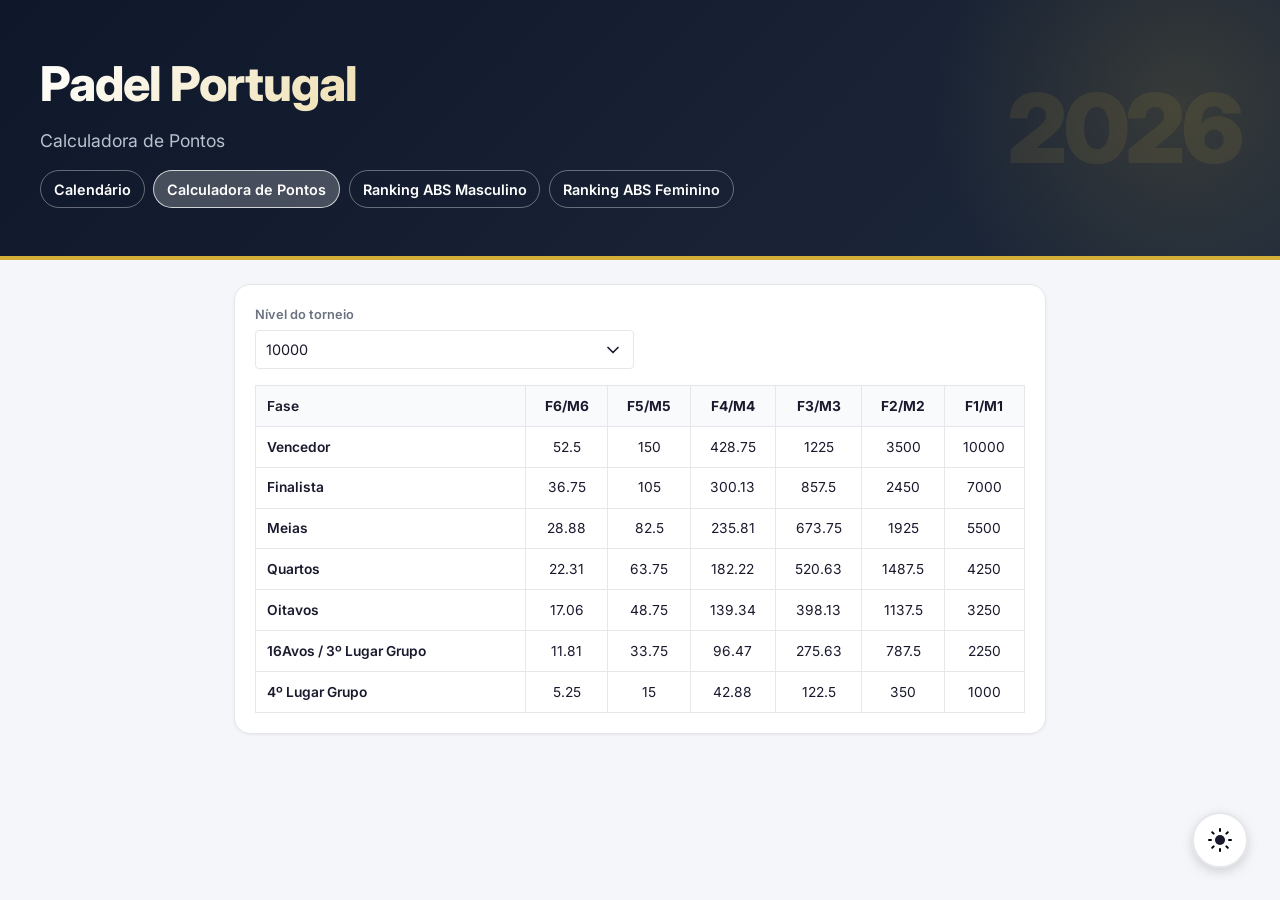
<file: content/points-calculator.html>
<!doctype html>
<html lang="pt">
  <head>
    <meta charset="UTF-8" />
    <meta name="viewport" content="width=device-width, initial-scale=1.0" />
    <title>Calculadora de Pontos - Padel Portugal</title>
    <script src="../scripts/shared-social-meta.js"></script>
    <link rel="icon" type="image/x-icon" href="../assets/favicon.ico" />
    <link rel="stylesheet" href="../styles/main.css" />
  </head>
  <body data-page="points-calculator">
    <div id="sharedHeader"></div>

    <main class="calc-layout">
      <section class="calc-card">
        <div class="calc-grid" style="margin-bottom: 1rem">
          <div class="calc-field">
            <label class="calc-label" for="tournamentLevel">Nível do torneio</label>
            <select id="tournamentLevel" class="search-input">
              <option value="2000">2000</option>
              <option value="5000">5000</option>
              <option value="10000" selected>10000</option>
              <option value="25000">25000</option>
              <option value="50000">50000</option>
            </select>
          </div>
        </div>

        <div class="calc-table-wrapper">
          <table class="calc-table">
            <thead>
              <tr>
                <th>Fase</th>
                <th>F6/M6</th>
                <th>F5/M5</th>
                <th>F4/M4</th>
                <th>F3/M3</th>
                <th>F2/M2</th>
                <th>F1/M1</th>
              </tr>
            </thead>
            <tbody>
              <tr data-phase="Vencedor">
                <td>Vencedor</td>
                <td data-col="m6">52.50</td><td data-col="m5">150.00</td><td data-col="m4">428.75</td><td data-col="m3">1225.00</td><td data-col="m2">3500.00</td><td data-col="m1">10000.00</td>
              </tr>
              <tr data-phase="Finalista">
                <td>Finalista</td>
                <td data-col="m6">36.75</td><td data-col="m5">105.00</td><td data-col="m4">300.13</td><td data-col="m3">857.50</td><td data-col="m2">2450.00</td><td data-col="m1">7000.00</td>
              </tr>
              <tr data-phase="Meias">
                <td>Meias</td>
                <td data-col="m6">28.88</td><td data-col="m5">82.50</td><td data-col="m4">235.81</td><td data-col="m3">673.75</td><td data-col="m2">1925.00</td><td data-col="m1">5500.00</td>
              </tr>
              <tr data-phase="Quartos">
                <td>Quartos</td>
                <td data-col="m6">22.31</td><td data-col="m5">63.75</td><td data-col="m4">182.22</td><td data-col="m3">520.63</td><td data-col="m2">1487.50</td><td data-col="m1">4250.00</td>
              </tr>
              <tr data-phase="Oitavos">
                <td>Oitavos</td>
                <td data-col="m6">17.06</td><td data-col="m5">48.75</td><td data-col="m4">139.34</td><td data-col="m3">398.13</td><td data-col="m2">1137.50</td><td data-col="m1">3250.00</td>
              </tr>
              <tr data-phase="16Avos / 3º Lugar Grupo">
                <td>16Avos / 3º Lugar Grupo</td>
                <td data-col="m6">11.81</td><td data-col="m5">33.75</td><td data-col="m4">96.47</td><td data-col="m3">275.63</td><td data-col="m2">787.50</td><td data-col="m1">2250.00</td>
              </tr>
              <tr data-phase="4º Lugar Grupo">
                <td>4º Lugar Grupo</td>
                <td data-col="m6">5.25</td><td data-col="m5">15.00</td><td data-col="m4">42.88</td><td data-col="m3">122.50</td><td data-col="m2">350.00</td><td data-col="m1">1000.00</td>
              </tr>
            </tbody>
          </table>
        </div>
      </section>
    </main>

    <script src="../scripts/shared-header.js"></script>
    <script src="../scripts/shared-theme.js"></script>
    <script src="../scripts/points-calculator.js"></script>
  </body>
</html>
</file>
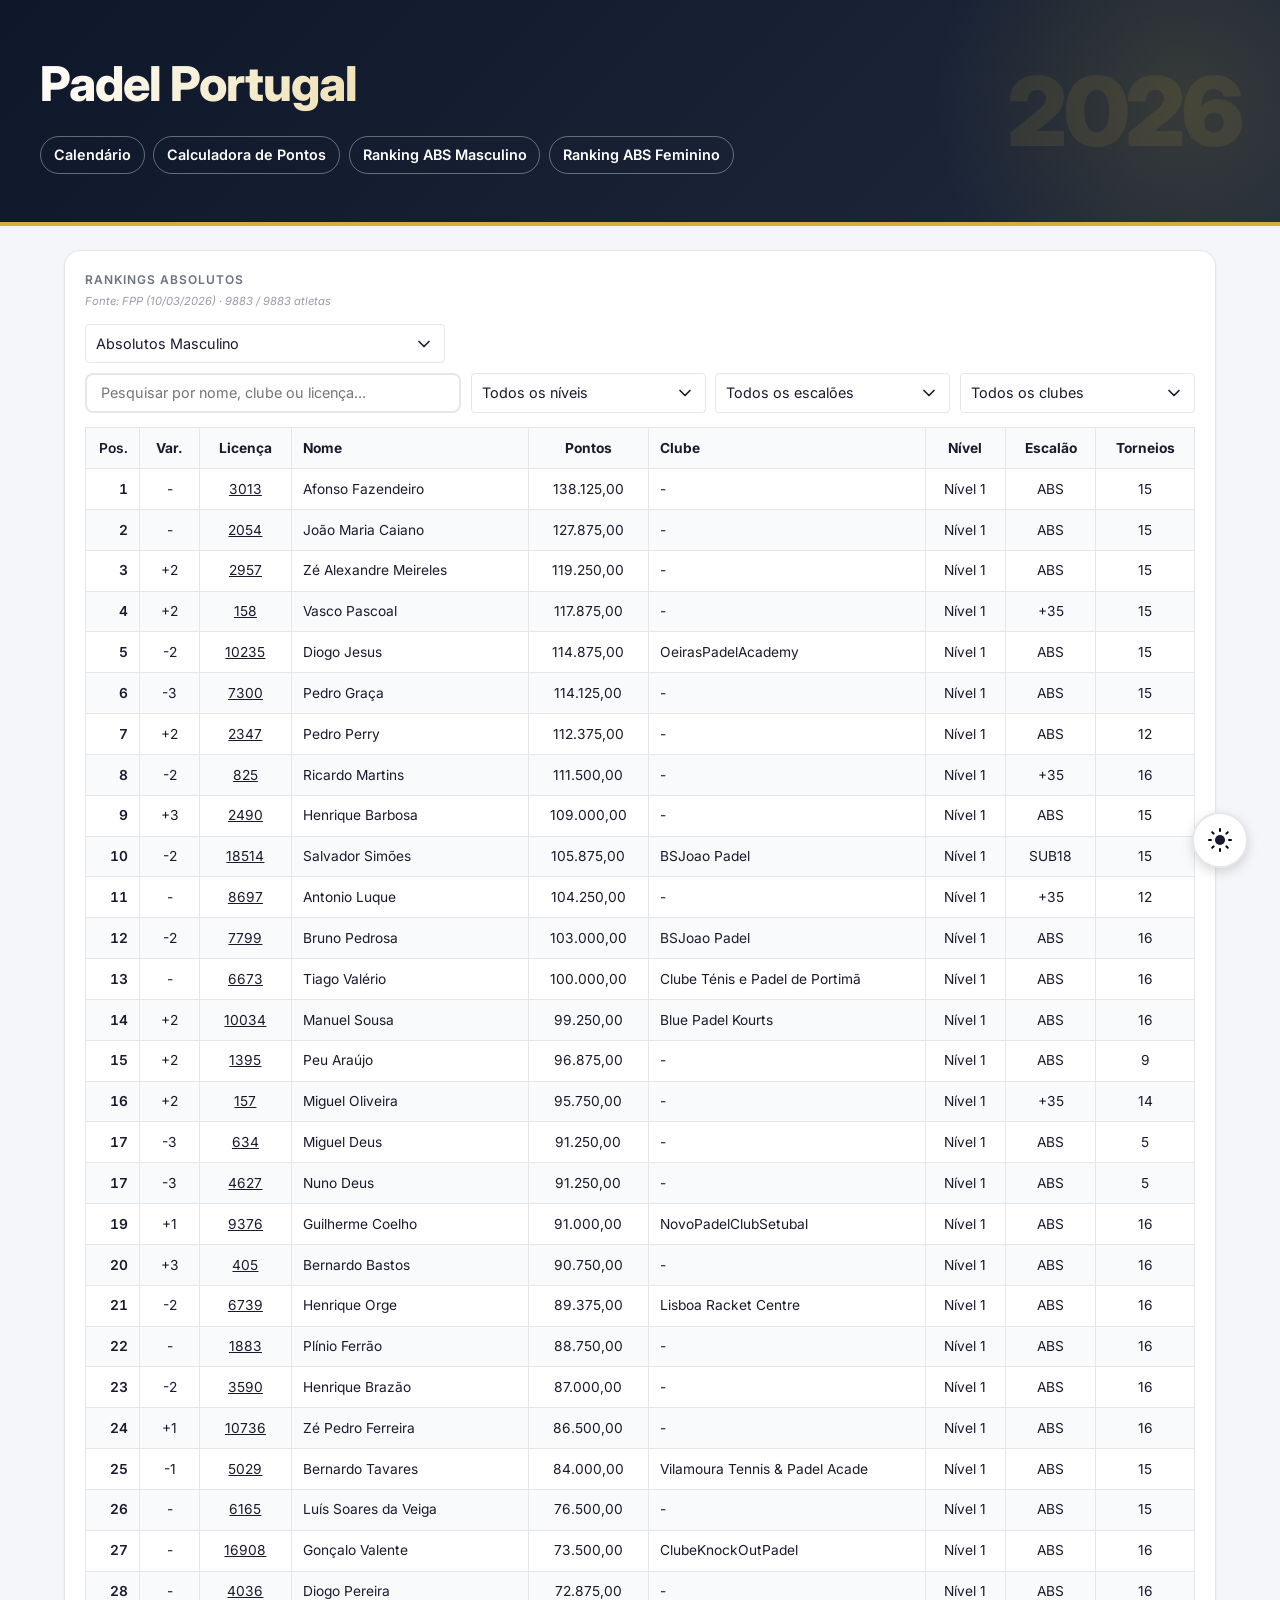
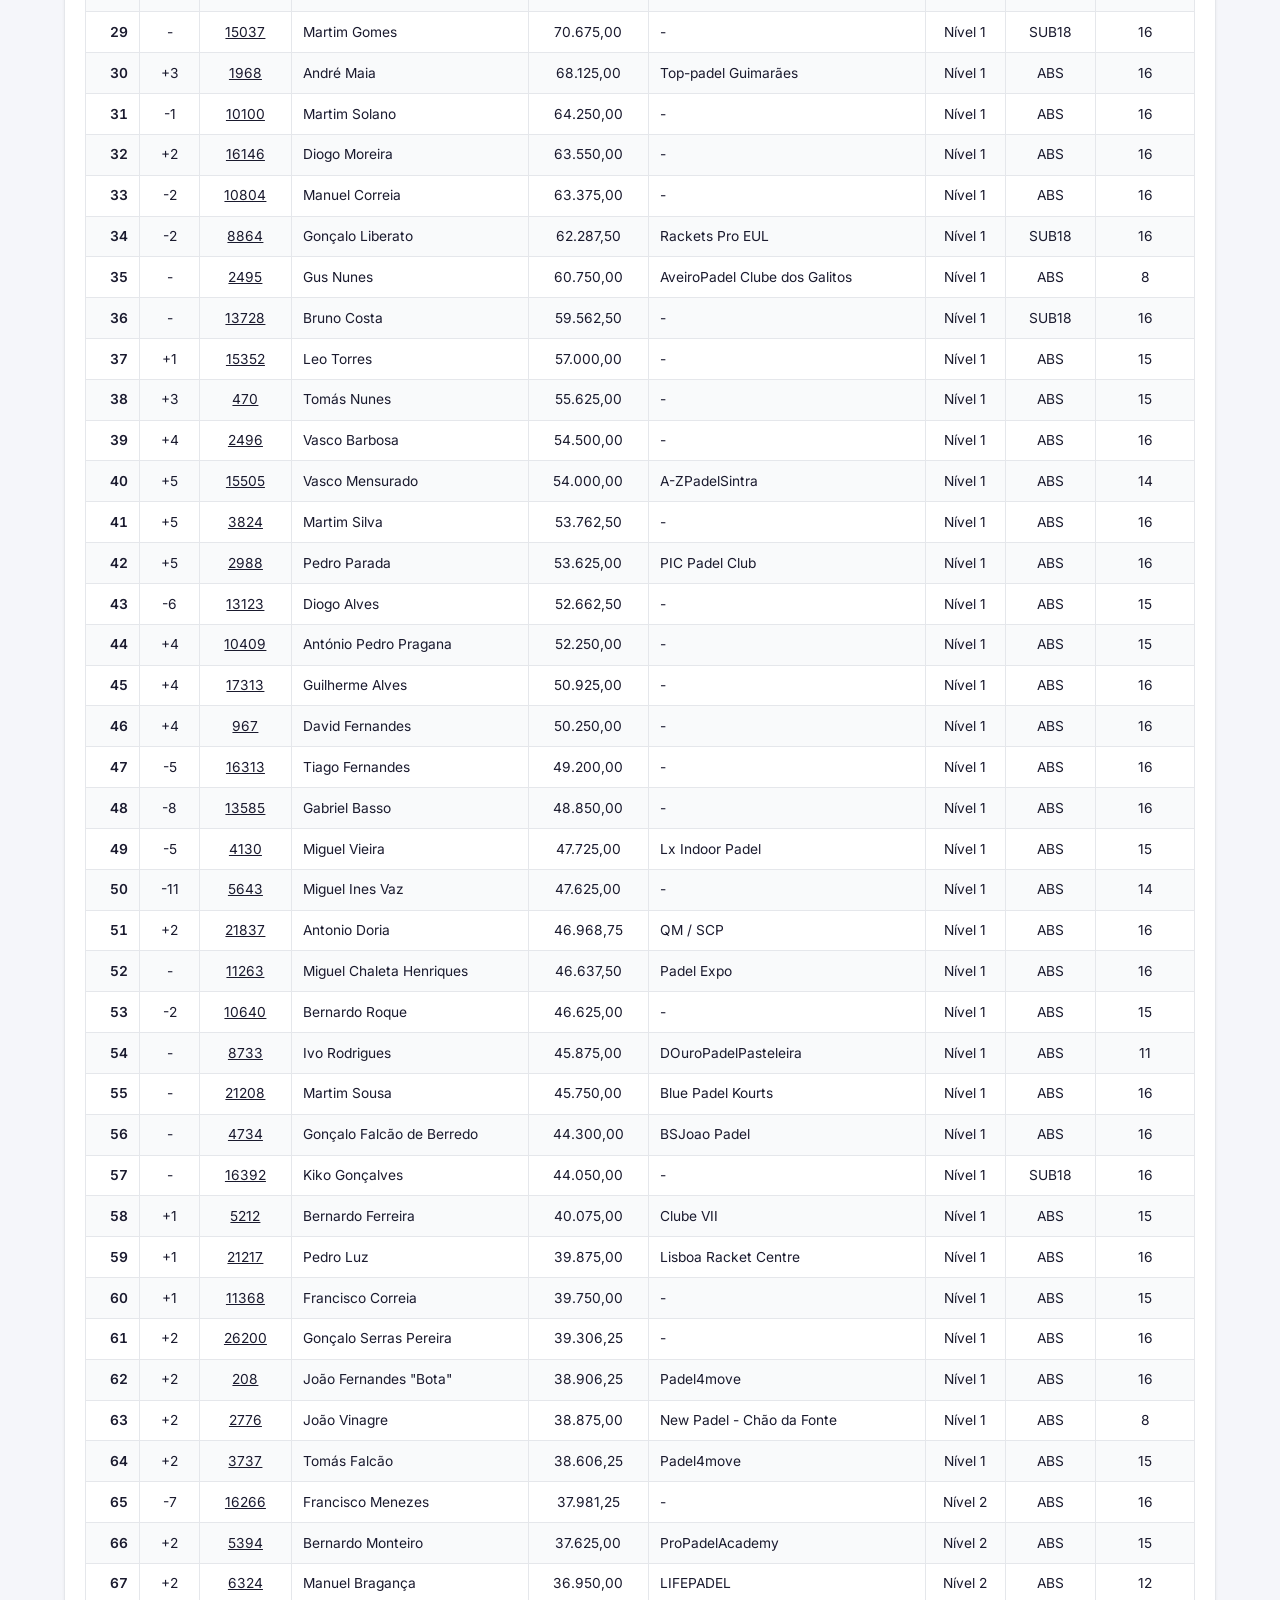
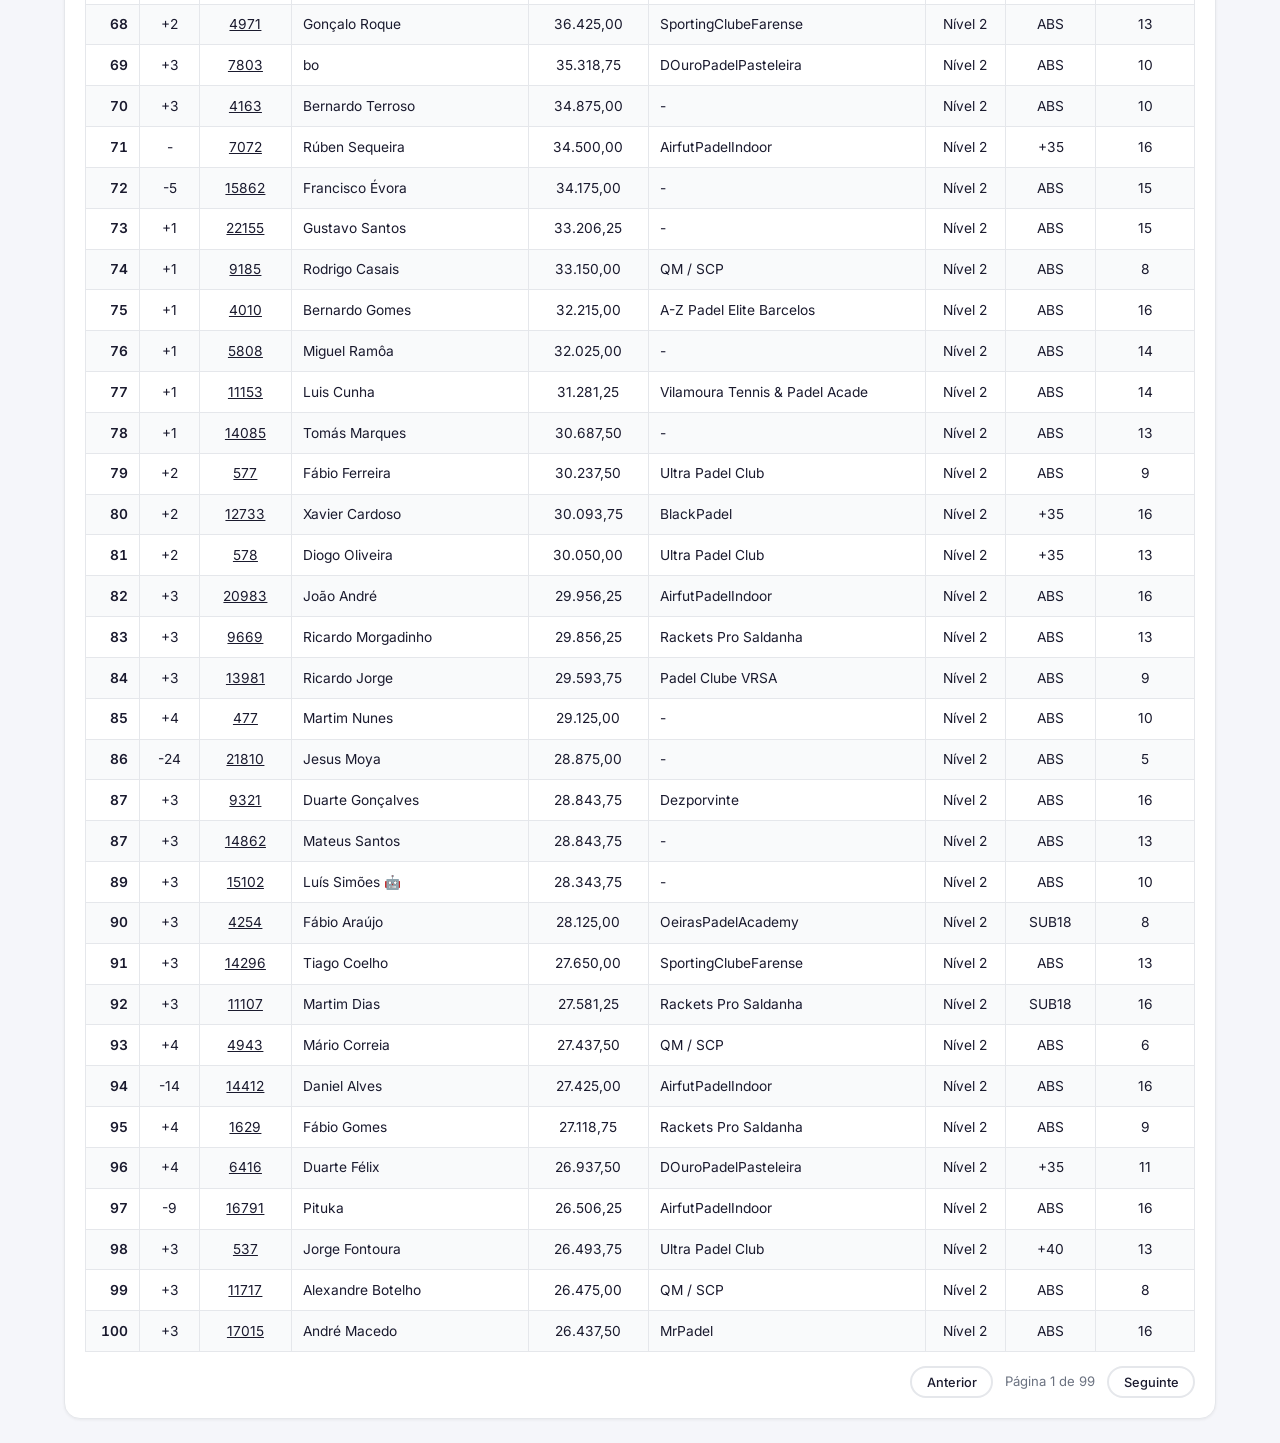
<file: content/rankings.html>
<!doctype html>
<html lang="pt">
  <head>
    <meta charset="UTF-8" />
    <meta name="viewport" content="width=device-width, initial-scale=1.0" />
    <title>Rankings Absolutos - Padel Portugal</title>
    <script src="../scripts/shared-social-meta.js"></script>
    <link rel="icon" type="image/x-icon" href="../assets/favicon.ico" />
    <link rel="stylesheet" href="../styles/main.css" />
  </head>
  <body data-page="rankings">
    <div id="sharedHeader"></div>

    <main class="calc-layout rankings-layout">
      <section class="calc-card">
        <div class="filters-header" style="margin-bottom: 0.9rem">
          <div>
            <div class="filters-title">Rankings Absolutos</div>
            <div class="filters-hint" id="rankingsMeta" style="margin: 0.25rem 0 0">
              A carregar ranking...
            </div>
          </div>
        </div>

        <div class="rankings-filters" aria-label="Pesquisa e filtros de ranking">
          <select id="rankingsSource" class="search-input">
            <option value="male" selected>Absolutos Masculino</option>
            <option value="female">Absolutos Feminino</option>
          </select>
          <input
            id="rankingsSearch"
            class="search-input"
            type="text"
            placeholder="Pesquisar por nome, clube ou licença..."
          />
          <select id="rankingsFilterLevel" class="search-input">
            <option value="all">Todos os níveis</option>
          </select>
          <select id="rankingsFilterAge" class="search-input">
            <option value="all">Todos os escalões</option>
          </select>
          <select id="rankingsFilterClub" class="search-input">
            <option value="all">Todos os clubes</option>
          </select>
        </div>

        <div class="calc-table-wrapper">
          <table class="calc-table rankings-table" id="rankingsTable">
            <thead>
              <tr>
                <th>Pos.</th>
                <th>Var.</th>
                <th>Licença</th>
                <th>Nome</th>
                <th>Pontos</th>
                <th>Clube</th>
                <th>Nível</th>
                <th>Escalão</th>
                <th>Torneios</th>
                <th>Stats TiePadel</th>
              </tr>
            </thead>
            <tbody id="rankingsBody"></tbody>
          </table>
        </div>

        <div class="rankings-pagination" aria-label="Paginação de ranking">
          <button class="filter-btn" id="rankingsPrevPage" type="button">Anterior</button>
          <span class="rankings-page-info" id="rankingsPageInfo">Página 1 de 1</span>
          <button class="filter-btn" id="rankingsNextPage" type="button">Seguinte</button>
        </div>
      </section>
    </main>

    <script src="../scripts/shared-header.js"></script>
    <script src="../scripts/shared-theme.js"></script>
    <script src="../data/rankings/male/latest.js"></script>
    <script src="../data/rankings/female/latest.js"></script>
    <script src="../scripts/rankings-combined.js"></script>
  </body>
</html>
</file>
<file: styles/main.css>
﻿@import url("https://fonts.googleapis.com/css2?family=Inter:wght@300;400;500;600;700;800&display=swap");

:root {
  --gold: #d4af37;
  --gold-bg: #fff8e1;
  --silver: #8c92ac;
  --silver-bg: #f0f0f5;
  --bronze: #cd7f32;
  --bronze-bg: #fff3e0;
  --promises: #7b1fa2;
  --promises-bg: #f3e5f5;
  --national: #c62828;
  --national-bg: #ffebee;
  --regional: #e65100;
  --regional-bg: #fff3e0;
  --c10k: #1565c0;
  --c10k-bg: #e3f2fd;
  --c5k: #2e7d32;
  --c5k-bg: #e8f5e9;
  --c2k: #00838f;
  --c2k-bg: #e0f7fa;
  --veterans: #4e342e;
  --veterans-bg: #efebe9;
  --masters: #f57f17;
  --masters-bg: #fffde7;
  --international: #ad1457;
  --international-bg: #fce4ec;
  --club: #37474f;
  --club-bg: #eceff1;
  --bg: #f5f6fa;
  --card-bg: #ffffff;
  --card-cats-bg: #f9fafb;
  --text: #1a1a2e;
  --text-light: #6b7280;
  --border: #e5e7eb;
  --section-hover: #fafafa;
  --filter: none;
}

[data-theme="dark"] {
  --gold-bg: #3d3520;
  --silver-bg: #2d2f3a;
  --bronze-bg: #3d2f20;
  --promises-bg: #2d1a3a;
  --national-bg: #3a1a1a;
  --regional-bg: #3d2a10;
  --c10k-bg: #1a2d3d;
  --c5k-bg: #1a2d1a;
  --c2k-bg: #1a2d2f;
  --veterans-bg: #2a1f1a;
  --masters-bg: #3d3510;
  --international-bg: #3a1a2a;
  --club-bg: #1f2428;
  --bg: #0f172a;
  --card-bg: #1e293b;
  --card-cats-bg: #0f172a;
  --text: #f1f5f9;
  --text-light: #cbd5e1;
  --border: #475569;
  --section-hover: #1e293b;
  --filter: invert(100%) hue-rotate(180deg) brightness(95%) contrast(90%);
}

[data-theme="dark"] a,
[data-theme="dark"] a:visited {
  color: #f8fafc;
}

[data-theme="dark"] a:hover,
[data-theme="dark"] a:focus {
  color: #ffffff;
}

.leaflet-layer,
.leaflet-control-zoom-in,
.leaflet-control-zoom-out,
.leaflet-control-attribution {
  filter: var(--filter);
}

.leaflet-popup-content-wrapper {
  background: var(--card-bg);
  max-height: min(70vh, 560px);
  overflow-y: auto;
  overflow-x: hidden;
}

.leaflet-popup-content-wrapper *:not(.popup-badge) {
  color: var(--text) !important;
}

* {
  margin: 0;
  padding: 0;
  box-sizing: border-box;
}

body {
  font-family:
    "Inter",
    -apple-system,
    sans-serif;
  background: var(--bg);
  color: var(--text);
  line-height: 1.5;
}

.header {
  background: linear-gradient(135deg, #0f172a 0%, #1e293b 100%);
  color: white;
  padding: 3rem 2rem;
  position: relative;
  overflow: hidden;
  border-bottom: 4px solid var(--gold);
}
.header::before {
  content: "";
  position: absolute;
  top: 0;
  right: 0;
  width: 500px;
  height: 500px;
  background: radial-gradient(
    circle,
    rgba(212, 175, 55, 0.15) 0%,
    transparent 70%
  );
  border-radius: 50%;
  transform: translate(30%, -30%);
}
.header-content {
  max-width: 1200px;
  margin: 0 auto;
  position: relative;
  display: flex;
  align-items: center;
  justify-content: space-between;
  gap: 2rem;
}
.header-text {
  flex: 1;
}
.header h1 {
  font-size: 3rem;
  font-weight: 800;
  letter-spacing: -1px;
  margin-bottom: 0.5rem;
  background: linear-gradient(135deg, #ffffff 0%, var(--gold) 100%);
  -webkit-background-clip: text;
  -webkit-text-fill-color: transparent;
  background-clip: text;
}
.header-subtitle {
  font-size: 1.1rem;
  opacity: 0.9;
  font-weight: 400;
  color: #cbd5e1;
}
.header-menu {
  margin-top: 1rem;
  display: flex;
  flex-wrap: wrap;
  gap: 0.55rem;
}
.header-menu-link {
  display: inline-block;
  color: #ffffff;
  text-decoration: none;
  font-weight: 600;
  font-size: 0.9rem;
  padding: 0.45rem 0.8rem;
  border: 1px solid rgba(255, 255, 255, 0.35);
  border-radius: 999px;
  transition: all 0.2s;
}
.header-menu-link:hover {
  background: rgba(255, 255, 255, 0.14);
  border-color: rgba(255, 255, 255, 0.55);
}
.header-menu-link.active,
.header-menu-link[aria-current="page"] {
  background: rgba(255, 255, 255, 0.22);
  border-color: rgba(255, 255, 255, 0.75);
}
.header-year {
  font-size: 6rem;
  font-weight: 900;
  color: rgba(212, 175, 55, 0.1);
  line-height: 1;
  letter-spacing: -4px;
}

.stats-bar {
  display: flex;
  justify-content: center;
  gap: 2rem;
  padding: 1rem 2rem;
  background: var(--card-bg);
  border-bottom: 1px solid var(--border);
  flex-wrap: wrap;
}
.stat {
  text-align: center;
}
.stat-num {
  font-size: 1.5rem;
  font-weight: 700;
  color: #1565c0;
}
.stat-label {
  font-size: 0.75rem;
  color: var(--text-light);
  text-transform: uppercase;
  letter-spacing: 0.5px;
}

.container {
  max-width: 1200px;
  margin: 0 auto;
  padding: 1.5rem;
  display: grid;
  grid-template-columns: 320px 1fr;
  gap: 1.5rem;
  align-items: start;
}
.filters-wrapper {
  position: sticky;
  top: 1.5rem;
  display: flex;
  flex-direction: column;
  gap: 1.5rem;
}
.content-wrapper {
  min-width: 0;
}

/* --- Map --- */
.map-section {
  background: var(--card-bg);
  border-radius: 16px;
  margin-bottom: 1.5rem;
  box-shadow: 0 1px 3px rgba(0, 0, 0, 0.06);
  border: 1px solid var(--border);
  overflow: hidden;
}
.map-section-header {
  display: flex;
  justify-content: space-between;
  align-items: center;
  padding: 1rem 1.25rem;
  border-bottom: 1px solid var(--border);
  cursor: pointer;
  user-select: none;
}
.map-section-header:hover {
  background: var(--section-hover);
}
.map-section-title {
  font-size: 0.75rem;
  font-weight: 600;
  text-transform: uppercase;
  letter-spacing: 1px;
  color: var(--text-light);
}
.map-toggle-icon {
  font-size: 1.2rem;
  color: var(--text-light);
  transition: transform 0.3s;
}
.map-toggle-icon.collapsed {
  transform: rotate(180deg);
}
#mapContainer {
  height: 480px;
  transition: height 0.3s;
}
#mapContainer.collapsed {
  height: 0;
}

/* --- Filters --- */
.filters-section {
  background: var(--card-bg);
  border-radius: 16px;
  padding: 1.25rem;
  box-shadow: 0 1px 3px rgba(0, 0, 0, 0.06);
  border: 1px solid var(--border);
}
.filters-header {
  display: flex;
  justify-content: space-between;
  align-items: center;
  margin-bottom: 0.75rem;
}
.filters-title {
  font-size: 0.75rem;
  font-weight: 600;
  text-transform: uppercase;
  letter-spacing: 1px;
  color: var(--text-light);
}
.filters-clear {
  font-size: 0.75rem;
  color: #1565c0;
  cursor: pointer;
  font-weight: 500;
  border: none;
  background: none;
  font-family: inherit;
  display: none;
  padding: 0.2rem 0.5rem;
  border-radius: 4px;
}
.filters-clear:hover {
  background: var(--c10k-bg);
}
.filters-clear.visible {
  display: inline-block;
}
.search-input {
  background: var(--card-bg);
  color: var(--text);
  width: 100%;
  padding: 0.6rem 0.9rem;
  border-radius: 8px;
  border: 2px solid var(--border);
  font-size: 0.9rem;
  font-family: inherit;
  transition: border-color 0.2s;
}
.search-input:focus {
  outline: none;
  border-color: #1565c0;
}
.filters-hint {
  font-size: 0.7rem;
  color: var(--text-light);
  margin-bottom: 0.6rem;
  font-style: italic;
  opacity: 0.7;
}
.filters {
  display: flex;
  flex-wrap: wrap;
  gap: 0.5rem;
}
.filter-btn {
  padding: 0.4rem 0.9rem;
  border-radius: 100px;
  border: 2px solid var(--border);
  background: var(--card-bg);
  color: var(--text);
  font-size: 0.8rem;
  font-weight: 500;
  cursor: pointer;
  transition: all 0.2s;
  font-family: inherit;
  white-space: nowrap;
}
.filter-btn:hover {
  border-color: #aaa;
  transform: translateY(-1px);
}
.filter-btn.active {
  color: white;
  border-color: transparent;
  transform: translateY(-1px);
  box-shadow: 0 2px 8px rgba(0, 0, 0, 0.15);
}
.filter-btn[data-level="all"].active {
  background: #1a1a2e;
}
.filter-btn[data-level="absolutos"].active {
  background: #1565c0;
}
.filter-btn[data-level="veteranos"].active {
  background: #4e342e;
}
.filter-btn[data-level="jovens"].active {
  background: #7b1fa2;
}
.filter-btn[data-level="fip-gold"].active {
  background: var(--gold);
  color: #333;
}
.filter-btn[data-level="fip-only"].active {
  background: var(--gold);
  color: #333;
}
.filter-btn[data-level="fip-silver"].active {
  background: var(--silver);
}
.filter-btn[data-level="fip-bronze"].active {
  background: var(--bronze);
}
.filter-btn[data-level="fip-promises"].active {
  background: var(--promises);
}
.filter-btn[data-level="national"].active {
  background: var(--national);
}
.filter-btn[data-level="regional"].active {
  background: var(--regional);
}
.filter-btn[data-level="c10k"].active {
  background: var(--c10k);
}
.filter-btn[data-level="c5k"].active {
  background: var(--c5k);
}
.filter-btn[data-level="c2k"].active {
  background: var(--c2k);
}
.filter-btn[data-level="veterans"].active {
  background: var(--veterans);
}
.filter-btn[data-level="masters"].active {
  background: var(--masters);
  color: #333;
}
.filter-btn[data-level="international"].active {
  background: var(--international);
}
.filter-btn[data-level="club"].active {
  background: var(--club);
}

select {
  appearance: none; /* Disable the default arrow */
  -webkit-appearance: none; /* For WebKit-based browsers */
  -moz-appearance: none; /* For Firefox */
  width: 100% !important;
  padding: 10px 35px 10px 10px !important;
  border: 1px solid var(--border) !important;
  border-radius: 4px !important;
  background-color: var(--card-bg) !important;
  color: var(--text) !important;
  background-repeat: no-repeat !important;
  background-position: right 10px center !important;
  background-size: 20px !important;
  cursor: pointer !important;
}

[data-theme="light"] select {
  background-image: url('data:image/svg+xml;utf8,<svg width="24" height="24" viewBox="0 0 24 24" fill="none" xmlns="http://www.w3.org/2000/svg"><path d="M6 9L12 15L18 9" stroke-width="2" stroke-linecap="round" stroke-linejoin="round" stroke="%231a1a2e"/></svg>') !important;
}
[data-theme="dark"] select {
  background-image: url('data:image/svg+xml;utf8,<svg width="24" height="24" viewBox="0 0 24 24" fill="none" xmlns="http://www.w3.org/2000/svg"><path d="M6 9L12 15L18 9" stroke-width="2" stroke-linecap="round" stroke-linejoin="round" stroke="%23f1f5f9"/></svg>') !important;
}

.count-badge {
  display: inline-block;
  background: rgba(0, 0, 0, 0.08);
  border-radius: 100px;
  padding: 0 0.4rem;
  font-size: 0.7rem;
  margin-left: 0.3rem;
  font-weight: 600;
}
.filter-btn.active .count-badge {
  background: rgba(255, 255, 255, 0.25);
}

/* --- Tournaments --- */
.month-section {
  margin-bottom: 2rem;
}
.month-header {
  font-size: 1.3rem;
  font-weight: 700;
  margin-bottom: 1rem;
  padding-bottom: 0.5rem;
  border-bottom: 3px solid var(--text);
  display: flex;
  align-items: center;
  gap: 0.5rem;
}
.month-header .month-count {
  font-size: 0.75rem;
  font-weight: 600;
  background: var(--card-bg);
  color: var(--text);
  padding: 0.15rem 0.6rem;
  border-radius: 100px;
}
.month-section.hidden {
  display: none;
}

.tournament-grid {
  display: grid;
  grid-template-columns: repeat(auto-fill, minmax(340px, 1fr));
  gap: 0.85rem;
}

.card {
  background: var(--card-bg);
  border-radius: 12px;
  padding: 1.1rem;
  border: 1px solid var(--border);
  transition: all 0.2s;
  position: relative;
  overflow: hidden;
  display: flex;
  flex-direction: column;
}
.card::before {
  content: "";
  position: absolute;
  top: 0;
  left: 0;
  width: 4px;
  height: 100%;
}
.card:hover {
  box-shadow: 0 4px 16px rgba(0, 0, 0, 0.08);
  transform: translateY(-2px);
}
.card.hidden {
  display: none;
}

.card[data-level="fip-gold"]::before {
  background: var(--gold);
}
.card[data-level="fip-silver"]::before {
  background: var(--silver);
}
.card[data-level="fip-bronze"]::before {
  background: var(--bronze);
}
.card[data-level="fip-promises"]::before {
  background: var(--promises);
}
.card[data-level="national"]::before {
  background: var(--national);
}
.card[data-level="regional"]::before {
  background: var(--regional);
}
.card[data-level="c10k"]::before {
  background: var(--c10k);
}
.card[data-level="c5k"]::before {
  background: var(--c5k);
}
.card[data-level="c2k"]::before {
  background: var(--c2k);
}
.card[data-level="veterans"]::before {
  background: var(--veterans);
}
.card[data-level="masters"]::before {
  background: var(--masters);
}
.card[data-level="international"]::before {
  background: var(--international);
}
.card[data-level="club"]::before {
  background: var(--club);
}

.card-top {
  display: flex;
  justify-content: space-between;
  align-items: flex-start;
  margin-bottom: 0.5rem;
  gap: 0.5rem;
}
.card-name {
  font-weight: 700;
  font-size: 0.95rem;
  line-height: 1.3;
  flex: 1;
}

.badge {
  display: inline-block;
  padding: 0.15rem 0.55rem;
  border-radius: 6px;
  font-size: 0.65rem;
  font-weight: 700;
  text-transform: uppercase;
  letter-spacing: 0.5px;
  white-space: nowrap;
  flex-shrink: 0;
}
.badge-fip-gold {
  background: var(--gold-bg);
  color: #8b7000;
}
.badge-fip-silver {
  background: var(--silver-bg);
  color: #4a4e69;
}
.badge-fip-bronze {
  background: var(--bronze-bg);
  color: #8b5e20;
}
.badge-fip-promises {
  background: var(--promises-bg);
  color: var(--promises);
}
.badge-national {
  background: var(--national-bg);
  color: var(--national);
}
.badge-regional {
  background: var(--regional-bg);
  color: var(--regional);
}
.badge-c10k {
  background: var(--c10k-bg);
  color: var(--c10k);
}
.badge-c5k {
  background: var(--c5k-bg);
  color: var(--c5k);
}
.badge-c2k {
  background: var(--c2k-bg);
  color: var(--c2k);
}
.badge-veterans {
  background: var(--veterans-bg);
  color: var(--veterans);
}
.badge-masters {
  background: var(--masters-bg);
  color: #9e6d00;
}
.badge-international {
  background: var(--international-bg);
  color: var(--international);
}
.badge-club {
  background: var(--club-bg);
  color: var(--club);
}

.card-details {
  display: flex;
  flex-wrap: wrap;
  gap: 0.75rem;
  font-size: 0.8rem;
  color: var(--text-light);
}
.card-detail {
  display: flex;
  align-items: center;
  gap: 0.3rem;
}
.card-detail svg {
  width: 14px;
  height: 14px;
  flex-shrink: 0;
  opacity: 0.6;
}

.prize {
  display: inline-block;
  background: #ecfdf5;
  color: #047857;
  padding: 0.1rem 0.45rem;
  border-radius: 4px;
  font-weight: 600;
  font-size: 0.78rem;
}

.fip-points {
  display: inline-block;
  background: #fff3e0;
  color: #e65100;
  padding: 0.1rem 0.45rem;
  border-radius: 4px;
  font-weight: 700;
  font-size: 0.78rem;
  letter-spacing: 0.2px;
}
.card[data-level="fip-gold"] .fip-points {
  background: var(--gold-bg);
  color: #8b7000;
}
.card[data-level="fip-silver"] .fip-points {
  background: var(--silver-bg);
  color: #4a4e69;
}
.card[data-level="fip-bronze"] .fip-points {
  background: var(--bronze-bg);
  color: #8b5e20;
}
.card[data-level="c10k"] .fip-points {
  background: var(--c10k-bg);
  color: var(--c10k);
}
.card[data-level="c5k"] .fip-points {
  background: var(--c5k-bg);
  color: var(--c5k);
}
.card[data-level="c2k"] .fip-points {
  background: var(--c2k-bg);
  color: var(--c2k);
}
.card[data-level="veterans"] .fip-points {
  background: var(--veterans-bg);
  color: var(--veterans);
}
.card[data-level="masters"] .fip-points {
  background: var(--masters-bg);
  color: #9e6d00;
}
.card[data-level="national"] .fip-points {
  background: var(--national-bg);
  color: var(--national);
}
.card[data-level="regional"] .fip-points {
  background: var(--regional-bg);
  color: var(--regional);
}
.card[data-level="fip-promises"] .fip-points {
  background: var(--promises-bg);
  color: var(--promises);
}

.card-cats {
  margin-top: 0.5rem;
  font-size: 0.72rem;
  color: var(--text-light);
  background: var(--card-cats-bg);
  padding: 0.35rem 0.55rem;
  border-radius: 6px;
}

.card-footer-details {
  margin-top: auto;
  padding-top: 0.6rem;
  display: flex;
  flex-wrap: wrap;
  gap: 0.75rem;
  font-size: 0.8rem;
  color: var(--text-light);
}

.card-status-bar {
  min-height: 20px;
  margin: 0.55rem -1.1rem -1.1rem;
  border-radius: 0 0 12px 12px;
  display: flex;
  align-items: center;
  justify-content: center;
  font-size: 0.68rem;
  font-weight: 700;
  letter-spacing: 0.3px;
  text-transform: uppercase;
}

.card-status-live {
  background: var(--c10k);
  color: #ffffff;
}

.card-status-finished {
  background: var(--c5k);
  color: #ffffff;
}

.no-results {
  text-align: center;
  padding: 3rem;
  color: var(--text-light);
  font-size: 1.1rem;
  display: none;
}

.footer {
  text-align: center;
  padding: 2rem;
  color: var(--text-light);
  font-size: 0.8rem;
  border-top: 1px solid var(--border);
  margin-top: 2rem;
}

/* --- Leaflet popup --- */
.popup-tournament {
  margin-bottom: 0.6rem;
  padding-bottom: 0.6rem;
  border-bottom: 1px solid #eee;
}
.popup-tournament:last-child {
  margin-bottom: 0;
  padding-bottom: 0;
  border-bottom: none;
}
.popup-name {
  font-weight: 700;
  font-size: 0.85rem;
  margin-bottom: 0.2rem;
  color: #1a1a2e;
}
.popup-badge {
  display: inline-block;
  padding: 0.1rem 0.4rem;
  border-radius: 4px;
  font-size: 0.6rem;
  font-weight: 700;
  text-transform: uppercase;
  letter-spacing: 0.3px;
  margin-bottom: 0.25rem;
}
.popup-detail {
  font-size: 0.75rem;
  color: #6b7280;
  line-height: 1.4;
}
.popup-prize {
  color: #047857;
  font-weight: 600;
}
.popup-scroll {
  max-height: none;
  overflow: visible;
  padding-right: 0.15rem;
}
.popup-cards {
  display: flex;
  flex-direction: column;
  gap: 0.65rem;
  min-width: 320px;
}
.leaflet-popup-content .popup-card {
  margin: 0;
}
.leaflet-popup-content .popup-card:hover {
  transform: none;
}
.leaflet-popup-content {
  min-width: 340px;
  max-width: 420px;
  overflow: visible;
}

.theme-toggle {
  position: fixed;
  bottom: 2rem;
  right: 2rem;
  width: 56px;
  height: 56px;
  border-radius: 50%;
  background: var(--card-bg);
  border: 2px solid var(--border);
  cursor: pointer;
  display: flex;
  align-items: center;
  justify-content: center;
  box-shadow: 0 4px 12px rgba(0, 0, 0, 0.15);
  transition: all 0.3s;
  z-index: 1000;
}
.theme-toggle:hover {
  transform: scale(1.1);
  box-shadow: 0 6px 16px rgba(0, 0, 0, 0.2);
}
.theme-toggle svg {
  width: 24px;
  height: 24px;
  fill: var(--text);
}

.calc-layout {
  max-width: 860px;
  margin: 0 auto;
  padding: 1.5rem;
}
.calc-card {
  background: var(--card-bg);
  border: 1px solid var(--border);
  border-radius: 16px;
  padding: 1.25rem;
  box-shadow: 0 1px 3px rgba(0, 0, 0, 0.06);
}
.calc-grid {
  display: grid;
  grid-template-columns: 1fr 1fr;
  gap: 0.8rem;
}
.calc-field {
  display: flex;
  flex-direction: column;
  gap: 0.35rem;
}
.calc-label {
  font-size: 0.8rem;
  font-weight: 600;
  color: var(--text-light);
}
.calc-result {
  margin-top: 1rem;
  padding: 0.9rem 1rem;
  border-radius: 10px;
  border: 1px solid var(--border);
  background: var(--card-cats-bg);
}
.calc-value {
  font-size: 1.5rem;
  font-weight: 800;
  color: var(--c10k);
}
.calc-table-wrapper {
  overflow-x: auto;
}
.calc-table {
  width: 100%;
  border-collapse: collapse;
  min-width: 700px;
}
.calc-table th,
.calc-table td {
  border: 1px solid var(--border);
  padding: 0.6rem 0.7rem;
  text-align: center;
  font-size: 0.86rem;
}
.calc-table th:first-child,
.calc-table td:first-child {
  text-align: left;
  font-weight: 600;
  min-width: 220px;
}
.calc-table thead th {
  background: var(--card-cats-bg);
  color: var(--text);
}

.rankings-layout {
  max-width: 1200px;
}

.rankings-table {
  min-width: 1080px;
}

.rankings-table th,
.rankings-table td {
  white-space: nowrap;
}

.rankings-table th:first-child,
.rankings-table td:first-child {
  min-width: 6ch;
  width: 6ch;
  max-width: 6ch;
  text-align: right;
  font-variant-numeric: tabular-nums;
}

.rankings-table th:nth-child(4),
.rankings-table td:nth-child(4),
.rankings-table th:nth-child(6),
.rankings-table td:nth-child(6) {
  text-align: left;
}

.rankings-table tbody tr:nth-child(even) {
  background: var(--card-cats-bg);
}

.rankings-table tbody tr:hover {
  background: var(--section-hover);
}

.rankings-table a,
.rankings-table a:visited,
.rankings-table a:hover,
.rankings-table a:focus {
  color: inherit;
}

.rankings-table th:last-child,
.rankings-table td:last-child {
  display: none;
}

.rankings-pagination {
  margin-top: 0.9rem;
  display: flex;
  align-items: center;
  justify-content: flex-end;
  gap: 0.6rem;
}

.rankings-page-info {
  font-size: 0.82rem;
  color: var(--text-light);
  min-width: 95px;
  text-align: center;
}

.rankings-filters {
  display: grid;
  grid-template-columns: minmax(280px, 1.6fr) repeat(3, minmax(160px, 1fr));
  gap: 0.6rem;
  margin-bottom: 0.9rem;
}

.rankings-filters #rankingsSource {
  grid-column: 1 / -1;
  max-width: 360px;
}

.rankings-filters > :not(#rankingsSource) {
  min-width: 0;
}

@media (max-width: 600px) {
  .header h1 {
    font-size: 2rem;
  }
  .header-content {
    flex-direction: column;
    text-align: center;
  }
  .header-year {
    font-size: 4rem;
  }
  .tournament-grid {
    grid-template-columns: 1fr;
  }
  .stats-bar {
    gap: 1rem;
  }
  .container {
    padding: 1rem;
    grid-template-columns: 1fr;
  }
  .filters-wrapper {
    position: static;
  }
  #mapContainer {
    height: 350px;
  }
  .theme-toggle {
    bottom: 1rem;
    right: 1rem;
    width: 48px;
    height: 48px;
  }
  .calc-grid {
    grid-template-columns: 1fr;
  }
  .rankings-filters {
    grid-template-columns: 1fr;
  }
}
</file>
